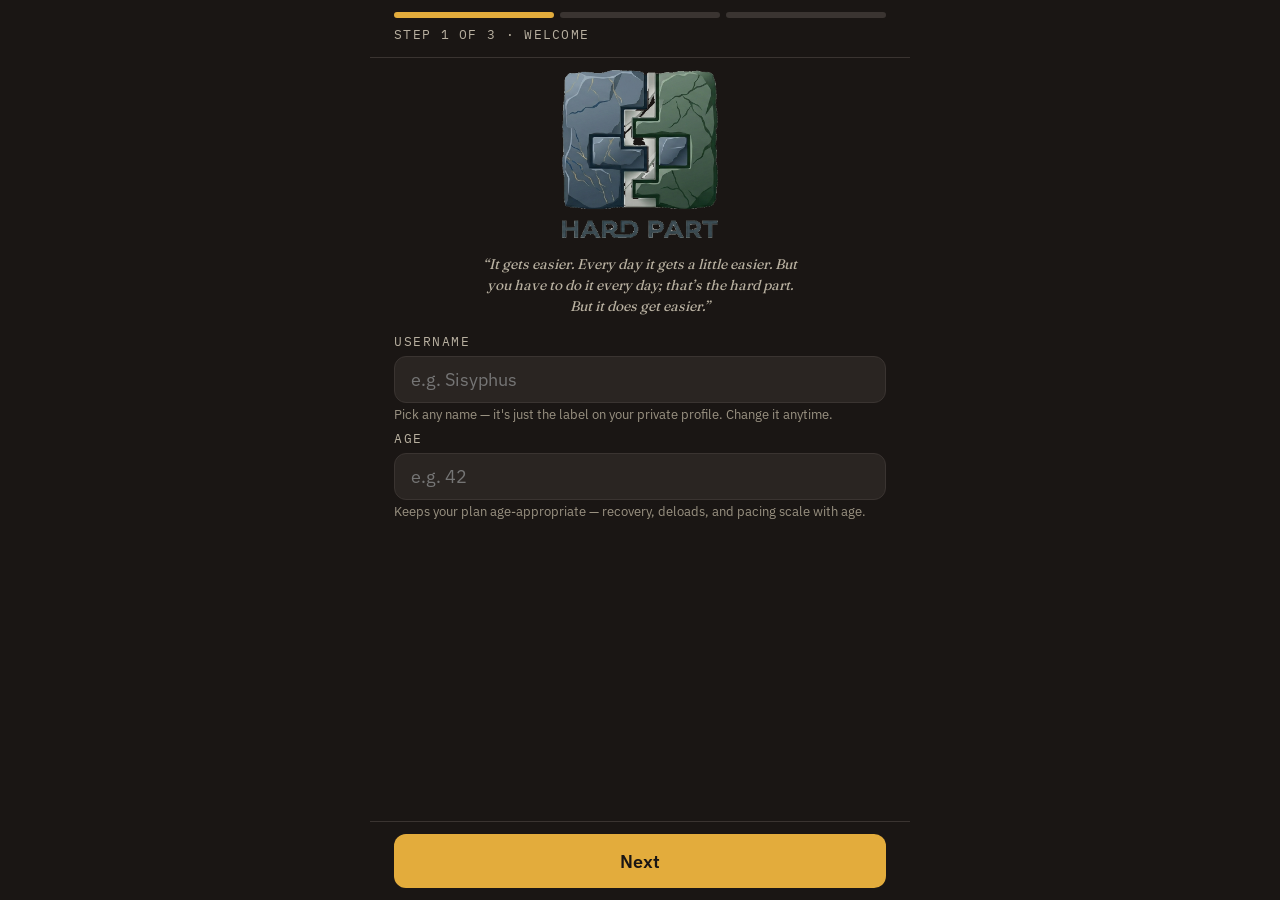
<file: index.html>
<!DOCTYPE html>
<html lang="en">
<head>
<meta charset="utf-8">
<meta name="viewport" content="width=device-width, initial-scale=1, viewport-fit=cover">
<meta name="theme-color" content="#1A1614">
<meta name="color-scheme" content="dark">
<title>The Hard Part</title>
<link rel="icon" href="icon.png">
<link rel="apple-touch-icon" href="icon.png">
<link rel="manifest" href="./manifest.json">
<!-- Fonts are self-hosted (woff2 in fonts/, @font-face in css/base.css) so the app renders fully offline. -->
<link rel="stylesheet" href="css/base.css">
<link rel="stylesheet" href="css/components.css">
<link rel="stylesheet" href="css/figures.css">
<link rel="stylesheet" href="css/screens.css">
</head>
<body>

<div id="app">
  <!-- screens render here -->
</div>
<div id="toast" class="toast" role="status" aria-live="polite"></div>
<!-- "there's more below" hint: shows on scrollable screens, bobs, hides at the bottom (see ui.js updateScrollCue). -->
<div id="scroll-cue" aria-hidden="true">
  <span class="sc-word">scroll</span>
  <svg class="sc-chev" viewBox="0 0 24 15" width="22" height="14" fill="none" stroke="currentColor" stroke-width="2.2" stroke-linecap="round" stroke-linejoin="round">
    <path d="M3 3l9 9 9-9"/><path d="M6 3l6 6 6-6"/><path d="M9 3l3 3 3-3"/>
  </svg>
</div>

<!-- App modules — loaded in dependency order (classic scripts share one global scope). -->
<script src="js/sprite.js"></script>
<script src="js/config.js"></script>
<script src="js/state.js"></script>
<script src="js/program.js"></script>
<script src="js/figure-poses.js"></script>
<script src="js/figure.js"></script>
<script src="js/foot.js"></script>
<script src="js/engine.js"></script>
<script src="js/storage.js"></script>
<script src="js/util.js"></script>
<script src="js/ui.js"></script>
<script src="js/screens.js"></script>
<script src="js/init.js"></script>

</body>
</html>
</file>
<file: css/base.css>
/* ---------- SELF-HOSTED FONTS (offline-first; no Google Fonts network dependency) ----------
   Fraunces + IBM Plex Sans ship as variable woff2 (one file covers their full weight range);
   IBM Plex Mono ships as static 400/500. woff2 files live in ../fonts/. font-display: swap. */
@font-face {
  font-family: 'Fraunces';
  font-style: normal;
  font-weight: 400 900;            /* variable opsz,wght axis — covers 400/700/900 used here */
  font-display: swap;
  src: url('../fonts/fraunces-latin-var.woff2') format('woff2');
}
@font-face {
  font-family: 'IBM Plex Sans';
  font-style: normal;
  font-weight: 400 700;            /* variable — covers 400/500/600/700 used here */
  font-display: swap;
  src: url('../fonts/ibm-plex-sans-latin-var.woff2') format('woff2');
}
@font-face {
  font-family: 'IBM Plex Mono';
  font-style: normal;
  font-weight: 400;
  font-display: swap;
  src: url('../fonts/ibm-plex-mono-latin-400.woff2') format('woff2');
}
@font-face {
  font-family: 'IBM Plex Mono';
  font-style: normal;
  font-weight: 500;
  font-display: swap;
  src: url('../fonts/ibm-plex-mono-latin-500.woff2') format('woff2');
}

/* ---------- TOKENS ---------- */
:root {
  --ink: #1A1614;
  --surface: #211C19;
  --surface-1: #2A2522;
  --surface-2: #332D29;
  --paper: #E8E2D2;
  --paper-dim: #B8B0A0;
  --paper-low: #9A9282;
  --rule: #3A3431;
  /* Semantic colors, tuned for red-green color-blindness: separated by LIGHTNESS as well as
     hue (red darkest → blue → green/gold lightest), so they survive deuteranopia/protanopia
     and greyscale while keeping the warm ink/paper/gold feel. */
  --strength: #CE4F38;   /* red  (Rest / missed / injury) — warmer + darker, anchors the low end. Use for STRIPES/FILLS/BORDERS. */
  --red-text: #E0735C;   /* lighter red for SMALL TEXT/labels/digits: ~5.8:1 on ink (vs --strength 4.1:1 which fails 4.5). */
  --cardio: #5B86C4;     /* blue (Repeat) — slightly deeper */
  --mobility: #B6D9A8;   /* green (Progress / done) — lightened so its LUMINANCE clears gold/milestone too
                            (was #92C285 ≈ same luminance as gold → the two collapsed together in greyscale/CVD) */
  --milestone: #E3AC3C;  /* gold (brand / Modify / partial) — a touch lighter to clear red under CVD */
  --brand-blue: #7C9AB8; /* the "HARD" blue-stone of the logo, lightened for legible title text */
  --tap-min: 48px;
  --pad: 24px;
  --shadow-card: 0 1px 0 rgba(255,255,255,0.02), 0 12px 32px rgba(0,0,0,0.32);
}

* { box-sizing: border-box; -webkit-tap-highlight-color: transparent; }
html, body { margin: 0; padding: 0; }
/* Nothing in this UI is prose to copy — a long-press must never pop selection handles over a control.
   Selection is opt-in: only real text entry keeps it. Images never ghost-drag. */
body { -webkit-user-select: none; user-select: none; -webkit-touch-callout: none; }
input { -webkit-user-select: text; user-select: text; }
img { -webkit-user-drag: none; }
html { background: var(--ink); }
/* Accessibility: a clear keyboard focus ring (WCAG 2.4.7) on every interactive element. */
:focus-visible { outline: 3px solid var(--milestone); outline-offset: 2px; border-radius: 6px; }
.bm-seg:focus-visible { outline-offset: 1px; }
/* Hide the scrollbar chrome everywhere but keep scrolling functional (no visible bar; scroll when needed). */
html { scrollbar-width: none; -ms-overflow-style: none; }
html::-webkit-scrollbar { width: 0; height: 0; display: none; }
body {
  background: var(--ink);
  color: var(--paper);
  font-family: 'IBM Plex Sans', system-ui, -apple-system, sans-serif;
  font-size: 19px;
  line-height: 1.45;
  -webkit-font-smoothing: antialiased;
  text-rendering: optimizeLegibility;
  min-height: 100vh;
  min-height: 100svh;
  overflow-x: hidden;
}

/* ---------- TYPE SCALE ---------- */
.serif { font-family: 'Fraunces', Georgia, serif; }
.mono  { font-family: 'IBM Plex Mono', ui-monospace, monospace; }
.display-l { font-family: 'Fraunces', serif; font-weight: 900; font-size: 53px; line-height: 1; letter-spacing: -0.02em; }
.display-m { font-family: 'Fraunces', serif; font-weight: 900; font-size: 38px; line-height: 1.05; letter-spacing: -0.015em; }
.display-s { font-family: 'Fraunces', serif; font-weight: 700; font-size: 29px; line-height: 1.1; letter-spacing: -0.01em; }
.headline  { font-family: 'Fraunces', serif; font-weight: 700; font-size: 24px; line-height: 1.15; }
.title     { font-weight: 600; font-size: 19px; line-height: 1.3; }
.title-sm  { font-weight: 500; font-size: 17px; line-height: 1.3; }
.body      { font-size: 18px; line-height: 1.5; color: var(--paper); }
.body-dim  { font-size: 17px; line-height: 1.45; color: var(--paper-dim); }
.label     { font-family: 'IBM Plex Mono', monospace; font-size: 13px; letter-spacing: 0.12em; text-transform: uppercase; color: var(--paper-dim); }
.label-sm  { font-family: 'IBM Plex Mono', monospace; font-size: 12px; letter-spacing: 0.1em; text-transform: uppercase; color: var(--paper-low); }
.metric    { font-family: 'IBM Plex Mono', monospace; font-size: 17px; color: var(--paper); }

/* ---------- LAYOUT ---------- */
#app {
  width: 100%;
  max-width: 540px;
  margin: 0 auto;
  min-height: 100vh;
  min-height: 100svh;
  padding: 0;
  position: relative;
}
/* ---------- APP SHELL: frozen header (where you are) + scrolling main + frozen footer (nav/action) ---------- */
.app-header {
  position: fixed; top: 0; left: 0; right: 0; z-index: 40;
  max-width: 540px; margin: 0 auto;
  background: var(--ink);
  border-bottom: 1px solid var(--rule);
  padding-top: env(safe-area-inset-top);
}
.hd-inner { display: flex; align-items: center; gap: 10px; padding: 8px var(--pad); min-height: 44px; }
.hd-journey { flex: 1; min-width: 0; width: auto; background: none; border: none; padding: 0; text-align: left; display: flex; flex-direction: column; gap: 1px; cursor: pointer; }
/* Wraps to a second line on narrow phones instead of clipping with an ellipsis (the header row has the height for it). */
.hd-phase { font-family: 'IBM Plex Mono', monospace; font-size: 12px; letter-spacing: 0.08em; text-transform: uppercase; color: var(--milestone); line-height: 1.25; }
@media (max-width: 400px) { .hd-phase { font-size: 11px; letter-spacing: 0.04em; } }
.hd-sub { font-size: 13px; color: var(--paper-dim); white-space: nowrap; overflow: hidden; text-overflow: ellipsis; }
.hd-back { width: auto; flex: 0 0 auto; background: none; border: none; padding: 4px; color: var(--paper); display: flex; align-items: center; }
.hd-title { flex: 1; min-width: 0; font-family: 'Fraunces', serif; font-weight: 700; font-size: 20px; white-space: nowrap; overflow: hidden; text-overflow: ellipsis; }
.hd-gear { flex: 0 0 auto; }
/* Gear goes gold when you're on the Settings screen — the "you are in this tab" cue. */
.hd-gear.active { color: var(--milestone); }
/* Brand emblem (logo with the "HARD PART" text cropped off) — a home/login button in the header. */
.hd-home { flex: 0 0 auto; width: auto; background: none; border: none; padding: 0; display: flex; align-items: center; cursor: pointer; }
.hd-emblem { width: 30px; height: 27px; object-fit: cover; object-position: top center; display: block; }

.app-main {
  max-width: 540px; margin: 0 auto;
  padding-top: calc(60px + env(safe-area-inset-top));   /* clears the fixed single-line header so titles aren't clipped */
  min-height: 100svh;   /* svh ≤ viewport: fits → no scroll; grows past it → scrolls (e.g. when 'why' expands) */
}
.app-main.has-footer { padding-bottom: calc(clamp(66px, 9.5vh, 96px) + env(safe-area-inset-bottom) + 16px); }
.app-main.no-header { padding-top: 0; }

/* Screens are now plain padded containers inside the shell (the shell owns viewport height + chrome). */
.screen { padding: 16px var(--pad) 8px; }

/* Onboarding is DESIGNED to fit one screen — but fit comes from compact styles (.onb), never from
   clipping: on short/landscape/large-font viewports it scrolls like every other screen (the scroll cue
   covers it). overflow:hidden here once made the Age field unreachable on small phones. */
.app-main.onb-main { min-height: 100svh; }
.screen.onb { padding: 12px var(--pad) 8px; }
.row { display: flex; align-items: center; }
.row.between { justify-content: space-between; }
.row.gap-8 { gap: 8px; }
.row.gap-12 { gap: 12px; }
.row.gap-16 { gap: 16px; }
.col { display: flex; flex-direction: column; }
.grow { flex: 1; }
.sp-4  { height: 4px; }
.sp-8  { height: 8px; }
.sp-12 { height: 12px; }
.sp-16 { height: 16px; }
.sp-20 { height: 20px; }
.sp-24 { height: 24px; }
.sp-32 { height: 32px; }
.sp-48 { height: 48px; }
.divider { height: 1px; background: var(--rule); margin: 16px 0; }
</file>
<file: css/components.css>
/* ---------- BUTTONS / CHIPS ---------- */
button {
  font-family: inherit;
  font-size: 18px;
  font-weight: 600;
  border: none;
  background: var(--milestone);
  color: var(--ink);
  height: 56px;
  min-width: 64px;
  border-radius: 12px;
  padding: 0 20px;
  cursor: pointer;
  -webkit-appearance: none;
  appearance: none;
  display: inline-flex;
  align-items: center;
  justify-content: center;
  gap: 8px;
  width: 100%;
  transition: background 120ms ease, transform 120ms ease;
}
button:disabled { opacity: 0.4; cursor: not-allowed; }
button:active:not(:disabled) { transform: scale(0.98); }
button.secondary { background: var(--surface-1); color: var(--paper); }
button.ghost { background: transparent; color: var(--paper); border: 1px solid var(--rule); }
button.danger { background: transparent; color: var(--red-text); border: 1px solid var(--red-text); }
button.compact { height: 44px; width: auto; padding: 0 16px; font-size: 17px; }
button.icon { width: 48px; height: 48px; padding: 0; background: transparent; color: var(--paper-dim); border-radius: 12px; }

.chip-row { display: flex; gap: 8px; flex-wrap: wrap; }
.chip {
  display: inline-flex; align-items: center; justify-content: center;
  height: 48px; padding: 0 18px;
  background: var(--surface-1); color: var(--paper-dim);
  border: 1px solid var(--rule); border-radius: 24px;
  font-size: 17px; font-weight: 500; cursor: pointer;
  flex: 1; min-width: 80px;
  transition: all 120ms ease;
}
.chip.active { background: var(--milestone); color: var(--ink); border-color: var(--milestone); font-weight: 600; }
.chip.yes.active { background: var(--mobility); border-color: var(--mobility); }
.chip.no.active  { background: var(--red-text); border-color: var(--red-text); color: var(--ink); }   /* lighter-red fill + dark text clears 4.5:1 */

/* ---------- FEEL GRID (daily check) ---------- */
.feel-grid {
  display: grid;
  grid-template-columns: repeat(5, 1fr);
  gap: 8px;
}
.feel {
  display: flex; flex-direction: column; align-items: center; justify-content: center;
  gap: 6px;
  min-height: 84px;
  padding: 12px 4px;
  background: var(--surface-1);
  border: 1px solid var(--rule);
  border-radius: 14px;
  color: var(--paper-dim);
  cursor: pointer;
  width: 100%;
  transition: all 120ms ease;
}
.feel .feel-face { font-size: 31px; line-height: 1; filter: grayscale(0.35); transition: filter 120ms ease; }
.feel .feel-label { font-family: 'IBM Plex Mono', monospace; font-size: 12px; letter-spacing: 0.04em; text-transform: uppercase; color: var(--paper-low); }
.feel.active { border-color: var(--milestone); background: var(--surface-2); color: var(--paper); }
.feel.active .feel-face { filter: grayscale(0); transform: scale(1.08); }
.feel.active .feel-label { color: var(--paper); }
/* tint the active label by readiness band */
.feel.feel-5.active .feel-label, .feel.feel-4.active .feel-label { color: var(--mobility); }
.feel.feel-3.active .feel-label { color: var(--milestone); }
.feel.feel-2.active .feel-label, .feel.feel-1.active .feel-label { color: var(--red-text); }
.feel.feel-5.active { border-color: var(--mobility); }
.feel.feel-4.active { border-color: var(--mobility); }
.feel.feel-3.active { border-color: var(--milestone); }
.feel.feel-2.active { border-color: var(--strength); }
.feel.feel-1.active { border-color: var(--strength); }

.hurt-toggle {
  width: 100%;
  height: 52px;
  background: transparent;
  border: 1px solid var(--rule);
  border-radius: 12px;
  color: var(--paper-dim);
  font-size: 17px;
  font-weight: 500;
  cursor: pointer;
  transition: all 120ms ease;
}
/* ---------- CARDS ---------- */
.card {
  background: var(--surface);
  border-radius: 16px;
  padding: 18px 16px;
  border: 1px solid transparent;
}
.card.bordered { border-color: var(--rule); background: transparent; }
.card-block { display: grid; grid-template-columns: 4px 1fr; gap: 14px; align-items: stretch; }
.card-block .stripe { background: var(--paper-dim); border-radius: 2px; min-height: 100%; }
.card-block.mobility  .stripe { background: var(--mobility); }
.card-block.strength  .stripe { background: var(--strength); }
.card-block.cardio    .stripe { background: var(--cardio); }
.card-block.milestone .stripe { background: var(--milestone); }
.card-block.rest      .stripe { background: var(--paper-low); }
.card-block.mobility  .label  { color: var(--mobility); }
.card-block.strength  .label  { color: var(--red-text); }
.card-block.cardio    .label  { color: var(--cardio); }
.card-block.milestone .label  { color: var(--milestone); }
.card-block.rest      .label  { color: var(--paper-low); }

/* ---------- INPUTS ---------- */
.field {
  width: 100%;
  display: flex; flex-direction: column; gap: 6px;
  margin-bottom: 8px;
}
.field label { font-family: 'IBM Plex Mono', monospace; font-size: 13px; letter-spacing: 0.12em; text-transform: uppercase; color: var(--paper-dim); }
.field input[type=text], .field input[type=number], .field input[type=search] {
  font-family: inherit; font-size: 19px;   /* >=16px also prevents iOS zoom-on-focus */
  background: var(--surface-1);
  color: var(--paper);
  border: 1px solid var(--rule);
  border-radius: 12px;
  padding: 14px 16px;
  outline: none;
  width: 100%;
  -webkit-appearance: none;
  appearance: none;
}
.field input:focus { border-color: var(--milestone); }
.field input[type=search]::-webkit-search-cancel-button { -webkit-appearance: none; }
.help { font-size: 14px; color: var(--paper-low); }   /* also used bare (resume card, settings notes) */

/* onboarding wizard progress */
.wiz-head { display: flex; flex-direction: column; gap: 8px; }
.wiz-bar { display: flex; gap: 6px; }
.wiz-seg { flex: 1; height: 6px; border-radius: 999px; background: var(--rule); transition: background 260ms ease; }
.wiz-seg.on { background: var(--milestone); }
.wiz-step { font-family: 'IBM Plex Mono', monospace; font-size: 13px; letter-spacing: 0.1em; text-transform: uppercase; color: var(--paper-dim); }
.plan-preview { background: color-mix(in srgb, var(--mobility) 12%, transparent); border: 1px solid var(--mobility); border-radius: 14px; padding: 12px 14px; margin-top: 10px; }
/* compact onboarding (.onb) so setup fits without scrolling */
.onb h1 { margin: 0; }
.onb .display-s { font-size: 26px; }
.onb .field { margin-bottom: 6px; gap: 4px; }
.onb .field input { padding: 11px 16px; font-size: 18px; }
.onb .field .help { font-size: 13px; line-height: 1.3; }
.onb .radio-card { padding: 10px 14px; margin-bottom: 7px; }
.onb .radio-card .body-dim { font-size: 13px; line-height: 1.35; }
.onb .plan-preview { padding: 10px 12px; margin-top: 8px; }
/* setup bottom bar — same fixed, blurred, top-bordered feel as the main app's bottom nav */
.wiz-nav {
  position: fixed; bottom: 0; left: 0; right: 0;
  max-width: 540px; margin: 0 auto;
  background: var(--ink);
  border-top: 1px solid var(--rule);
  z-index: 50;
  display: flex; gap: 12px; align-items: center;
  padding: 12px var(--pad) calc(12px + env(safe-area-inset-bottom));
}
.wiz-nav button { height: 54px; margin: 0; }
.wiz-nav .onb-next { flex: 1; }
.wiz-nav .onb-back { flex: 0 0 auto; width: auto; padding: 0 22px; }
.screen.onb { padding-bottom: calc(92px + env(safe-area-inset-bottom)); }
.crown { position: fixed; inset: 0; z-index: 200; display: flex; align-items: center; justify-content: center; text-align: center; padding: 24px; background: color-mix(in srgb, var(--ink) 88%, transparent); animation: fade-in 240ms ease; }

/* brand logo (homepage) */
.brand { display: flex; flex-direction: column; align-items: center; text-align: center; }
.brand-logo { width: auto; height: 172px; max-width: 88%; object-fit: contain; margin: 0 auto 4px; display: block; }
/* Welcome branding: the full uncropped logo WITH its baked-in "HARD PART" text (no separate wordmark). */
.brand-full { width: auto; max-width: 88%; height: clamp(120px, 34vw, 168px); object-fit: contain; display: block; margin: 0 auto 4px; }
/* When the "Welcome back · Continue" card is present, compact the welcome so the whole
   step (logo, quote, resume card, username, age) fits above the fixed footer — no scroll/clip. */
.onb.onb-resume .brand-full { height: clamp(76px, 20vw, 110px); margin-bottom: 2px; }
.onb.onb-resume .hp-quote { margin-top: 8px; font-size: 13px; }
.onb.onb-resume .sp-16 { height: 8px; }
/* Minis (header/capstone) stay cropped to the emblem (top ~83%) — no "HARD PART" text. */
.brand-emblem { width: clamp(120px, 40vw, 168px); height: clamp(108px, 36vw, 151px); object-fit: cover; object-position: top center; display: block; margin: 0 auto; }

/* unit toggle + auto-conversion */
.unit-row { display: flex; align-items: center; justify-content: space-between; margin-bottom: 6px; }
.seg { display: inline-flex; border: 1px solid var(--rule); border-radius: 999px; overflow: hidden; }
.seg button { height: 30px; min-width: 0; width: auto; padding: 0 14px; background: transparent; color: var(--paper-dim); font-size: 13px; font-weight: 600; border: none; border-radius: 0; }
.seg button.on { background: var(--milestone); color: var(--ink); }
.conv-wrap { position: relative; display: flex; align-items: center; }
.conv-wrap input { padding-right: 96px; }
.conv { position: absolute; right: 16px; color: var(--paper-low); font-family: 'IBM Plex Mono', monospace; font-size: 14px; pointer-events: none; white-space: nowrap; }

/* radio cards */
.radio-card {
  background: var(--surface);
  border: 1px solid var(--rule);
  border-radius: 14px;
  padding: 14px 16px;
  cursor: pointer;
  margin-bottom: 8px;
  display: grid; grid-template-columns: 24px 1fr; gap: 14px; align-items: center;
  transition: border-color 120ms ease, background 120ms ease;
}
.radio-card.selected { border-color: var(--milestone); background: var(--surface-1); }
.radio-card .dot {
  width: 20px; height: 20px; border-radius: 50%;
  border: 2px solid var(--paper-dim); display: flex; align-items: center; justify-content: center;
}
.radio-card.selected .dot { border-color: var(--milestone); }
.radio-card.selected .dot::after { content: ''; width: 8px; height: 8px; border-radius: 50%; background: var(--milestone); }

/* ---------- BOTTOM NAV ---------- */
.nav {
  position: fixed; bottom: 0; left: 0; right: 0;
  max-width: 540px; margin: 0 auto;
  background: var(--ink);
  border-top: 1px solid var(--rule);
  display: flex; align-items: stretch;
  z-index: 50;
  padding-bottom: env(safe-area-inset-bottom);
}
.nav .tab {
  flex: 1; height: clamp(66px, 9.5vh, 96px); display: flex; flex-direction: column; align-items: center; justify-content: center; gap: clamp(4px, 0.9vh, 8px);
  background: transparent; border: none; color: var(--paper-low); cursor: pointer;
  font-family: 'IBM Plex Mono', monospace; font-size: clamp(11px, calc(7px + 1.4vw), 15px); letter-spacing: 0.08em; text-transform: uppercase;
  width: auto; border-radius: 0;
}
.nav .tab.active { color: var(--milestone); }
.nav .tab svg { width: clamp(24px, calc(14px + 3.4vw), 34px); height: clamp(24px, calc(14px + 3.4vw), 34px); }

/* ---------- TOAST ---------- */
.toast {
  position: fixed; bottom: 92px; left: 50%; transform: translateX(-50%);
  background: var(--surface-2); color: var(--paper); padding: 12px 18px;
  border-radius: 12px; font-size: 17px; border: 1px solid var(--rule);
  z-index: 100; box-shadow: var(--shadow-card);
  opacity: 0; transition: opacity 200ms ease;
  pointer-events: none; max-width: 360px;
  text-align: center;
}
.toast.show { opacity: 1; }
.toast.error { border-color: var(--strength); color: var(--red-text); }
.toast.success { border-color: var(--mobility); color: var(--mobility); }
</file>
<file: css/figures.css>
/* ---------- LIBRARY / EXERCISE ---------- */
.lib-row {
  display: grid; grid-template-columns: 92px 1fr 16px;
  gap: 12px; align-items: center;
  padding: 10px;
  background: var(--surface);
  border-radius: 14px;
  border: 1px solid transparent;
  cursor: pointer;
  margin-bottom: 8px;
  text-align: left;
  width: 100%;
  height: auto;
  color: var(--paper);
  font-weight: 400;
}
.lib-row:hover { border-color: var(--rule); }
.lib-row .fig {
  width: 92px; height: 92px;
  background: var(--surface-1);
  border-radius: 12px;
  display: flex; align-items: center; justify-content: center;
}
.lib-row .fig svg { width: 84px; height: 84px; color: var(--paper); }
.lib-row .text { display: flex; flex-direction: column; }
.lib-row .text .name { font-size: 18px; font-weight: 600; color: var(--paper); }
.lib-row .text .rx { font-family: 'IBM Plex Mono', monospace; font-size: 13px; color: var(--paper-dim); margin-top: 2px; }
.lib-row .chev { color: var(--paper-low); }

.cat-header { font-family: 'IBM Plex Mono', monospace; font-size: 13px; letter-spacing: 0.14em; text-transform: uppercase; color: var(--milestone); margin-top: 16px; margin-bottom: 8px; padding-bottom: 6px; border-bottom: 1px solid var(--rule); }

/* exercise detail */
.fig-hero {
  background: var(--surface-1);
  border-radius: 18px;
  height: clamp(208px, 56vw, 300px);
  display: flex; align-items: center; justify-content: center;
  margin: 8px 0;
}
.fig-hero svg { height: 100%; width: 100%; color: var(--paper); }
.fig-hero .afig { width: clamp(192px, 52vw, 280px) !important; height: clamp(192px, 52vw, 280px) !important; }
.fig-hero .afig svg { width: 100% !important; height: 100% !important; }
.step-list { display: grid; grid-template-columns: 28px 1fr; gap: 8px 12px; }
.step-list .n { font-family: 'IBM Plex Mono', monospace; font-size: 13px; color: var(--paper-low); padding-top: 3px; }
.step-list .t { font-size: 17px; color: var(--paper); line-height: 1.5; padding-bottom: 6px; }
/* Exercise detail — tightened so most steps-detail pages fit one screen with no scroll
   (the scroll cue still covers the long strength pages with a weight stepper). */
.ex-detail > p { margin: 0; }                 /* drop default <p> margins on the category line + cue body */
.ex-detail .fig-hero { height: clamp(168px, 46vw, 236px); margin: 6px 0; }
.ex-detail .fig-hero .afig { width: clamp(150px, 42vw, 216px) !important; height: clamp(150px, 42vw, 216px) !important; }
.ex-detail .step-list { gap: 5px 12px; }
.ex-detail .step-list .t { line-height: 1.4; padding-bottom: 3px; }
.ex-detail .divider { margin: 10px 0; }
.ex-detail .sp-16 { height: 8px; }

/* ---------- FIGURE CONTAINER ----------
   The skeleton/gait engine (figure.js) animates by rewriting SVG geometry; the container just sizes.
   (The old flip-book .anim/.anim3/.anim4 keyframes died with the sprite frames.) */
.afig { position: relative; display: inline-block; color: var(--paper); line-height: 0; }
.afig svg { display: block; }

/* ---------- FOOT CLOSE-UP FIGURES (pf_stretch / foot_intrinsic — js/foot.js's footCloseupFigure) ----------
   Hand-authored 2-frame SVGs (no gait, no skeleton pose — they need visible toes, spec §7.3). Each returns
   markup with <g class="f1">/<g class="f2">; cross-fade them with a small CSS keyframe (no rAF hook needed,
   unlike the continuous skeleton animator above) — this is the "tiny CSS keyframe added by Lane C" the plan
   calls for. Targets any <g class="f1"/"f2"> rather than requiring a specific wrapper class, since those
   names are only ever produced by footCloseupFigure. */
g.f1 { animation: footcu-cross 2.6s ease-in-out infinite; }
g.f2 { opacity: 0; animation: footcu-cross 2.6s ease-in-out infinite reverse; }
@keyframes footcu-cross { 0%, 100% { opacity: 1; } 50% { opacity: 0; } }
@media (prefers-reduced-motion: reduce) {
  g.f1 { animation: none; opacity: 1; }
  g.f2 { animation: none; opacity: 0; }
}
</file>
<file: css/screens.css>
/* ---------- TODAY: EXPANDABLE PRESCRIPTION ---------- */
.today-block { width: 100%; text-align: left; background: transparent; border: none; padding: 0; margin: 0; display: block; height: auto; color: var(--paper); cursor: pointer; }
.rx-head { display: grid; grid-template-columns: 1fr auto; gap: 10px; align-items: center; }
/* card-header icons (dismiss ×, edit pencil): drop the base button's 64px min-width floor so they don't
   balloon and overflow the card's right edge — sit as a tidy 48px tap target inside the card padding. */
.rx-head .icon { min-width: 0; }
.rx-chev { color: var(--paper-low); transition: transform 220ms ease; display: flex; align-items: center; justify-content: center; }
.today-block[aria-expanded="true"] .rx-chev { transform: rotate(90deg); }
.ex-panel { overflow: hidden; max-height: 0; opacity: 0; transition: max-height 340ms ease, opacity 240ms ease; }
.ex-panel.open { max-height: 4000px; opacity: 1; margin-top: 10px; }
.ex-grid { display: grid; grid-template-columns: repeat(auto-fill, minmax(252px, 1fr)); gap: 8px; }
.ex-card { display: grid; grid-template-columns: 76px 1fr 32px; gap: 10px; align-items: center; background: var(--surface); border: 1px solid var(--rule); border-radius: 14px; padding: 10px; }
.ex-card.done { opacity: 0.5; }
.ex-card .fig { width: 76px; height: 76px; background: var(--surface-1); border-radius: 12px; display: flex; align-items: center; justify-content: center; flex-shrink: 0; }
/* Drawn as a 30px circle but tappable at 48px (::after hit pad): the mark-done check is the single
   most-repeated mid-workout tap, and the card around it NAVIGATES — a near-miss must not yank the
   user to the detail screen. */
.ex-check { width: 30px; height: 30px; min-width: 0; padding: 0; border-radius: 50%; border: 2px solid var(--rule); background: var(--surface-1); color: transparent; display: flex; align-items: center; justify-content: center; cursor: pointer; align-self: center; position: relative; }
.ex-check::after { content: ''; position: absolute; inset: -9px; border-radius: 50%; }
.ex-check svg { width: 16px; height: 16px; }
.ex-card.done .ex-check { background: var(--mobility); border-color: var(--mobility); color: var(--ink); }
.ex-done-label { display: flex; align-items: center; gap: 6px; font-family: 'IBM Plex Mono', monospace; font-size: 12px; letter-spacing: 0.12em; text-transform: uppercase; color: var(--mobility); margin: 12px 0 6px; }
.ex-done-label svg { width: 14px; height: 14px; }
.markall { width: 100%; height: 44px; margin-top: 8px; background: var(--surface-1); color: var(--paper); border: 1px solid var(--rule); border-radius: 12px; font-size: 14px; font-weight: 600; }
.rx-count { font-family: 'IBM Plex Mono', monospace; font-size: 12px; color: var(--mobility); white-space: nowrap; }
/* body map (injury) — a tappable front-facing silhouette. Regions are enlarged so each renders >=48px in
   both axes at phone width with a centre gutter between left/right pairs (the old figure had ~27px regions
   jammed edge-to-edge — a WCAG 2.5.5/2.5.8 tap-target fail). Scrolls if taller than the viewport; the fixed
   header/footer stay put and content clears them. */
/* Height-bound so the whole figure + prompt + breadcrumb + action fit one phone screen with NO scroll.
   The 100x150 stocky viewBox keeps width adequate when height-constrained, so regions stay ~48px. */
.bodymap { width: auto; height: clamp(360px, 56vh, 482px); max-width: 100%; display: block; margin: 2px auto 6px; }
.bm-seg { fill: var(--surface-1); stroke: var(--paper-dim); stroke-width: 1; cursor: pointer; transition: fill 120ms ease; }
.bm-seg:hover { fill: var(--surface-2); }
.bm-seg.sel { fill: var(--strength); stroke: var(--paper); stroke-width: 2.5; }   /* red fill + bright white outline = non-colour cue (CVD) */
/* Foot close-up map (js/foot.js's footMapSvg) — same height-bound sizing as .bodymap so it fills the exact
   same fitBodyMap()-measured space when it replaces the body map in place (spec §3.1.2, zero-scroll). Zone
   buttons carry .bm-seg-compatible classes per the pinned contract, so the rules above already apply to them. */
.footmap { width: auto; height: clamp(360px, 56vh, 482px); max-width: 100%; display: block; margin: 2px auto 6px; }
/* "◀ whole body" ghost — a compact, always-≥48px back-nav that sits above the foot map (never inside the
   fixed footer, which already carries "Nothing hurts" + "See the call"). */
.foot-back { width: auto; height: 48px; padding: 0 16px; background: transparent; border: 1px solid var(--rule); border-radius: 12px; color: var(--paper-dim); font-size: 14px; font-weight: 500; display: inline-flex; align-items: center; gap: 6px; }
/* Red-flag screener chips — selecting one means "yes, this applies", so it reads as a warning (same
   lighter-red-fill + dark-text technique as .chip.no.active for 4.5:1 contrast), not the neutral gold "active". */
.chip.screen-chip.active { background: var(--red-text); border-color: var(--red-text); color: var(--ink); font-weight: 600; }
/* "scroll for more" cue — nested down-chevron that bobs; shown only on scrollable screens, hidden at bottom */
#scroll-cue { position: fixed; right: 12px; z-index: 45; pointer-events: none;
  bottom: calc(clamp(66px, 9.5vh, 96px) + env(safe-area-inset-bottom) + 10px);
  display: flex; flex-direction: column; align-items: center; gap: 1px;
  padding: 8px 12px 6px;
  /* right-aligned (out of the centred content column) + brighter so it doesn't blend in */
  color: var(--paper); font-family: 'IBM Plex Mono', monospace; font-size: 11px; letter-spacing: .18em; text-transform: uppercase;
  background: radial-gradient(70% 64% at 50% 52%, var(--ink) 42%, rgba(26,22,20,0) 80%);
  opacity: 0; transition: opacity 220ms ease; }
#scroll-cue.show { opacity: .92; }
#scroll-cue .sc-chev { display: block; animation: scrollbob 1.3s ease-in-out infinite; }
@keyframes scrollbob { 0%, 100% { transform: translateY(0); } 50% { transform: translateY(4px); } }
@media (prefers-reduced-motion: reduce) { #scroll-cue .sc-chev { animation: none; } }
/* "The call" result — trim the generous spacers + default <p> margins so the common calls
   (Progress / Repeat / Rest) fit one screen with no scroll; the longer Modify (with the
   "Today, easier" plan cards) keeps the scroll cue. */
.result-screen > p { margin: 0; }
.result-screen .sp-24 { height: 12px; }
.result-screen .sp-48 { height: 16px; }
.result-screen .sp-20 { height: 10px; }
.bm-prompt { margin: 0; }
.bm-pick { font-size: 15px; color: var(--paper); margin: 4px 0 2px; min-height: 20px; text-align: center; }
/* `.more` is an inline TEXT LINK, not a button. Without this a bare <button class="more"> inherits the
   solid-gold primary-button style (it did for the backup, injury re-check, and layoff banner actions),
   double-spending the one colour that should mean "the primary action". Reserve solid gold for true CTAs. */
.more { display: inline; width: auto; min-width: 0; height: auto; padding: 0; background: transparent; border: none; border-radius: 0; font-family: 'IBM Plex Mono', monospace; font-size: 14px; font-weight: 600; color: var(--milestone); cursor: pointer; }
/* screen-reader-only (visible to AT, off-screen visually) */
.sr-only { position: absolute; width: 1px; height: 1px; padding: 0; margin: -1px; overflow: hidden; clip: rect(0 0 0 0); white-space: nowrap; border: 0; }
.gate-hint { font-size: 14px; color: var(--paper-low); margin-top: 10px; text-align: center; }
/* inline redundant-encoding glyphs sit on the text baseline */
.chip svg, .row.between .body-dim svg { vertical-align: -2px; }
.chip svg { margin-right: 2px; }
/* activity log */
.logrow { display: grid; grid-template-columns: 96px 1fr; gap: 10px; padding: 9px 0; border-bottom: 1px solid var(--rule); align-items: baseline; }
.logtime { font-family: 'IBM Plex Mono', monospace; font-size: 12px; color: var(--paper-low); }
.logbody { font-size: 14px; color: var(--paper); line-height: 1.45; }
.logtype { display: inline-block; font-family: 'IBM Plex Mono', monospace; font-size: 10px; letter-spacing: 0.08em; text-transform: uppercase; padding: 1px 6px; border-radius: 6px; margin-right: 8px; background: var(--surface-2); color: var(--paper-dim); }
.logtype.progress { color: var(--mobility); } .logtype.injury { color: var(--red-text); } .logtype.layoff { color: var(--milestone); } .logtype.persona { color: var(--cardio); } .logtype.profile { color: var(--milestone); }
.ex-card .meta .name { font-size: 17px; font-weight: 600; color: var(--paper); }
.ex-card .meta .rx { font-family: 'IBM Plex Mono', monospace; font-size: 13px; color: var(--paper-dim); margin-top: 2px; }
.ex-card .meta .cue { font-size: 14px; color: var(--paper-dim); margin-top: 6px; line-height: 1.4; }
.ex-card .meta .more { display: inline-block; margin-top: 8px; font-family: 'IBM Plex Mono', monospace; font-size: 13px; font-weight: 500; color: var(--milestone); background: transparent; border: none; padding: 0; height: auto; min-width: 0; width: auto; cursor: pointer; }

/* ---------- RIR DOUBLE-PROGRESSION ---------- */
/* Today: a subtle grouped block of compact per-lift prescriptions, sitting above the exercise grid. */
.lift-strip { background: var(--surface-1); border: 1px solid var(--rule); border-radius: 12px; padding: 8px 12px; margin-bottom: 10px; }
.lift-line { display: flex; align-items: baseline; justify-content: space-between; gap: 12px; padding: 5px 0; border-bottom: 1px solid var(--rule); }
.lift-line:last-child { border-bottom: none; }
.lift-name { font-size: 15px; font-weight: 600; color: var(--paper); flex: 0 1 auto; min-width: 0; }
.lift-rx { font-family: 'IBM Plex Mono', monospace; font-size: 12px; color: var(--paper-dim); text-align: right; flex: 1 1 auto; }
/* Exercise detail: the ± load control (loaded lifts). Tidy tap targets around a readable centered value. */
.lift-set { display: inline-flex; align-items: stretch; gap: 8px; }
.lift-step { width: 40px; height: 40px; min-width: 0; padding: 0; flex: 0 0 auto; border-radius: 10px; background: var(--surface-1); color: var(--paper); border: 1px solid var(--rule); font-family: 'Fraunces', serif; font-size: 22px; font-weight: 700; line-height: 1; }
.lift-val { display: inline-flex; align-items: center; justify-content: center; min-width: 96px; padding: 0 14px; border-radius: 10px; background: var(--surface-2); border: 1px solid var(--rule); font-family: 'IBM Plex Mono', monospace; font-size: 17px; font-weight: 600; color: var(--paper); text-align: center; }

/* ---------- CHART ---------- */
.chart {
  background: var(--surface);
  border-radius: 14px;
  padding: 16px;
  margin-bottom: 12px;
}
.chart .top { display: flex; justify-content: space-between; align-items: baseline; }
.chart canvas { width: 100%; height: 120px; display: block; margin-top: 8px; }
.chart .bottom { display: flex; justify-content: space-between; margin-top: 8px; font-family: 'IBM Plex Mono', monospace; font-size: 13px; color: var(--paper-dim); }
.chart .empty { display: flex; align-items: center; justify-content: center; height: 120px; color: var(--paper-low); font-size: 16px; }

/* ---------- SCREEN MOTION ---------- */
.screen { animation: fade-in 180ms ease; }
@keyframes fade-in {
  from { opacity: 0; transform: translateY(4px); }
  to   { opacity: 1; transform: translateY(0); }
}

/* ---------- REDUCED MOTION ---------- */
@media (prefers-reduced-motion: reduce) {
  *, *::before, *::after {
    animation-duration: 0.001ms !important;
    animation-iteration-count: 1 !important;
    transition-duration: 0.001ms !important;
    scroll-behavior: auto !important;
  }
}

/* ---------- TOUCH / MOBILE ---------- */
/* Selection/drag/callout are globally off in base.css; here just kill tap delay + double-tap zoom
   on everything interactive (including the SVG body-map regions and exercise cards). */
button, .chip, .feel, .lib-row, .today-block, .radio-card, .nav .tab, .seg button, .more, .hurt-toggle, .icon, .bm-seg, .ex-card, .foot-back {
  touch-action: manipulation;
}
html, body { overscroll-behavior-y: none; }   /* no pull-to-refresh, no rubber-band glow */
@media (max-width: 380px) {
  :root { --pad: 18px; }
}

/* ---------- TODAY: compact layout (button above the fold on phones) ---------- */
.today-focus { font-family: 'Fraunces', serif; font-weight: 700; font-size: 21px; line-height: 1.15; color: var(--mobility); }
.goal-row { display: flex; gap: 10px; align-items: stretch; }
/* Sticky so "Today's goal · X/N" stays visible at the top while you scroll an expanded list. */
.goal-vert { flex: 0 0 auto; position: sticky; top: calc(62px + env(safe-area-inset-top)); align-self: flex-start; z-index: 5; writing-mode: vertical-rl; transform: rotate(180deg); font-family: 'IBM Plex Mono', monospace; font-size: 11px; letter-spacing: 0.14em; text-transform: uppercase; color: var(--paper-dim); text-align: center; padding: 2px 0; max-height: calc(100svh - 140px); }
.goal-blocks { flex: 1; min-width: 0; }
.today-head { display: flex; align-items: flex-start; justify-content: space-between; gap: 10px; }
.today-head .today-focus { flex: 1; min-width: 0; }
.why-btn { flex: 0 0 auto; width: auto; background: none; border: none; padding: 4px 4px 4px 8px; margin-top: 2px; color: var(--paper-dim); display: inline-flex; flex-direction: column; align-items: center; gap: 2px; }
.why-lbl { font-family: 'IBM Plex Mono', monospace; font-size: 9.5px; letter-spacing: 0.08em; text-transform: uppercase; color: var(--paper-dim); white-space: nowrap; }
/* Brain "Why this plan?" goes gold while its panel is open, so it reads as active. */
.why-btn[aria-expanded="true"], .why-btn[aria-expanded="true"] .why-lbl { color: var(--milestone); }
.why-btn-row { width: auto; background: none; border: 1px solid var(--rule); border-radius: 12px; color: var(--paper-dim); display: inline-flex; align-items: center; gap: 8px; padding: 8px 14px; font-size: 14px; }

/* ---------- INTERACTION FEEDBACK: hover (pointer) + press (all) ---------- */
button, .chip, .feel, .lib-row, .today-block, .radio-card, .nav .tab, .seg button, .more, .hurt-toggle, .ex-check, .hd-journey, .hd-gear, .hd-back, .foot-back {
  transition: transform 90ms ease, filter 140ms ease, background 140ms ease, border-color 140ms ease;
}
@media (hover: hover) {
  button:hover, .chip:hover, .feel:hover, .lib-row:hover, .today-block:hover, .radio-card:hover, .seg button:hover, .more:hover, .hurt-toggle:hover, .nav .tab:hover, .ex-check:hover, .hd-journey:hover, .hd-gear:hover, .hd-back:hover, .foot-back:hover { filter: brightness(1.14); cursor: pointer; }
  .bm-seg:hover { fill-opacity: 0.82; cursor: pointer; }
}
button:active, .chip:active, .feel:active, .lib-row:active, .today-block:active, .radio-card:active, .seg button:active, .more:active, .hurt-toggle:active, .nav .tab:active, .ex-check:active, .foot-back:active { transform: scale(0.97); filter: brightness(0.93); }
.bm-seg:active { fill-opacity: 0.65; }
/* Whole exercise card is tappable → full steps (the check button stops propagation). */
.ex-card { cursor: pointer; transition: filter 140ms ease, transform 90ms ease; }
@media (hover: hover) { .ex-card:hover { filter: brightness(1.1); } }
.ex-card:active { transform: scale(0.985); }
.ex-card .more { display: block; margin-top: 4px; background: none; border: none; padding: 0; color: var(--milestone); font-size: 13px; }
.chk-min { width: auto; background: var(--surface-1); border: 1px solid var(--rule); border-radius: 12px; padding: 8px 14px; color: var(--paper-dim); font-size: 14px; display: inline-flex; align-items: center; gap: 8px; }
.chk-min .more { color: var(--milestone); font-size: 13px; }
.stat-cols { display: grid; grid-template-columns: 1fr 1fr; gap: 18px; }
.stat-cols .row.between { margin: 3px 0; }

/* ---------- WELCOME: motivational quote under the logo ---------- */
.hp-quote { text-align: center; font-family: 'Fraunces', serif; font-style: italic; color: var(--paper-dim); font-size: 14px; line-height: 1.5; max-width: 320px; margin: 12px auto 0; }

/* ---------- CAPSTONE CELEBRATION ---------- */
.cap-screen { text-align: center; padding-top: 16px; }
.cap-screen .brand { margin-bottom: 4px; }
.cap-screen .brand-emblem { width: clamp(92px, 28vw, 124px); height: clamp(83px, 25vw, 112px); }
.cap-title { color: var(--brand-blue); margin: 0; }
.cap-screen .card-block { text-align: left; }
.cap-confetti { display: flex; justify-content: center; gap: 10px; font-size: 24px; margin-bottom: 10px; }
.cap-confetti span { animation: cap-pop 1.5s ease-in-out infinite; }
.cap-confetti span:nth-child(3n+1) { color: var(--milestone); }
.cap-confetti span:nth-child(3n+2) { color: var(--mobility); }
.cap-confetti span:nth-child(3n)   { color: var(--cardio); }
.cap-confetti span:nth-child(2){animation-delay:.12s} .cap-confetti span:nth-child(3){animation-delay:.24s}
.cap-confetti span:nth-child(4){animation-delay:.36s} .cap-confetti span:nth-child(5){animation-delay:.48s}
.cap-confetti span:nth-child(6){animation-delay:.60s} .cap-confetti span:nth-child(7){animation-delay:.72s}
.cap-confetti span:nth-child(8){animation-delay:.84s}
@keyframes cap-pop { 0%,100% { transform: translateY(0); opacity: .45; } 50% { transform: translateY(-7px); opacity: 1; } }
</file>
